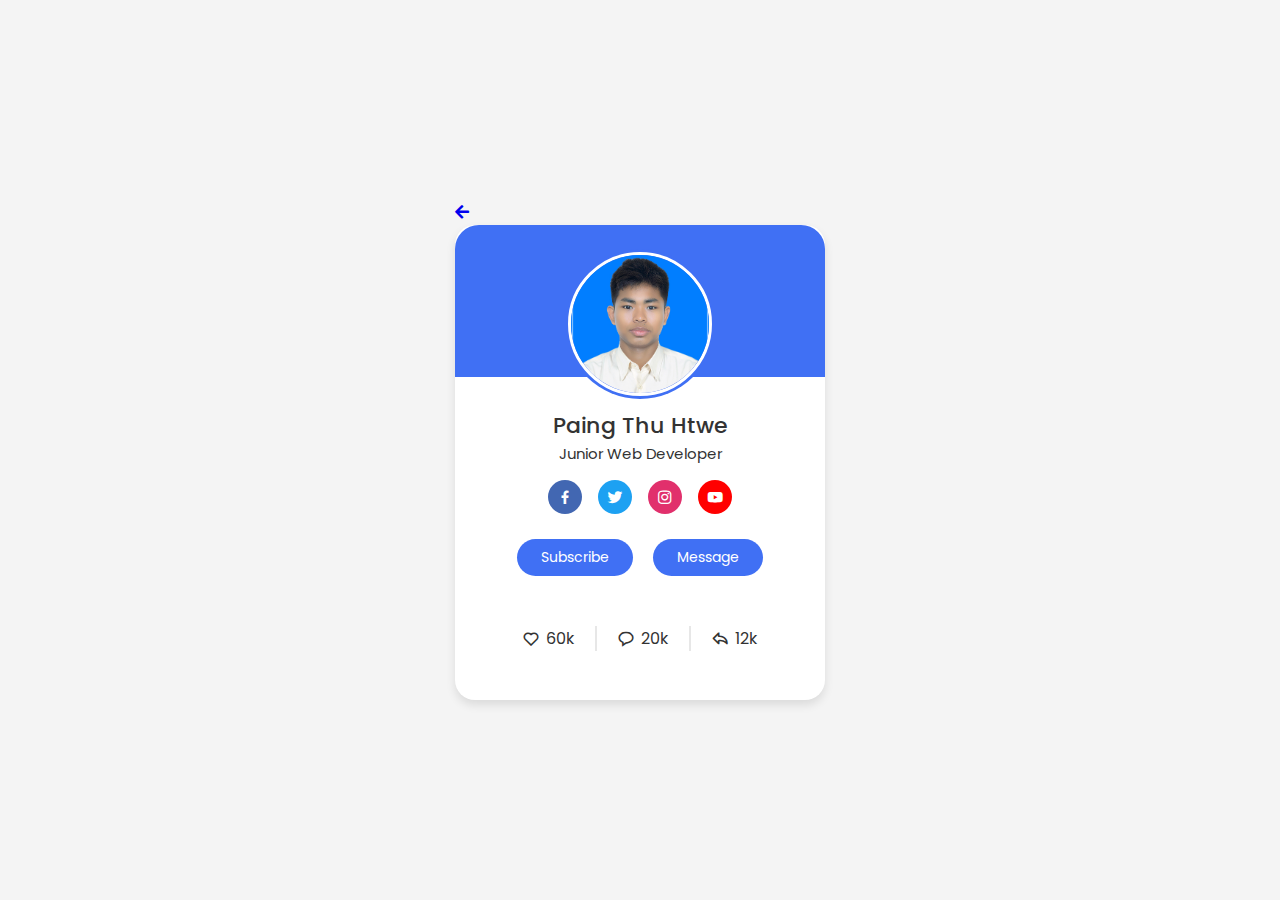
<file: profile_card.html>
<!DOCTYPE html>
<html lang="en">
  <head>
    <meta charset="UTF-8" />
    <meta http-equiv="X-UA-Compatible" content="IE=edge" />
    <meta name="viewport" content="width=device-width, initial-scale=1.0" />
    <title>Profile Card</title>
    <!-- Box Icons Css -->
    <link
      href="https://unpkg.com/boxicons@2.1.4/css/boxicons.min.css"
      rel="stylesheet"
    />
    <!-- Font Awesome Link -->
    <link
      rel="stylesheet"
      href="https://use.fontawesome.com/releases/v5.15.1/css/all.css"
    />

    <style>
      @import url("https://fonts.googleapis.com/css2?family=Poppins:wght@300;400;500;600&display=swap");
      * {
        margin: 0;
        padding: 0;
        box-sizing: border-box;
        font-family: "Poppins", sans-serif;
      }
      body {
        height: 100vh;
        display: flex;
        align-items: center;
        justify-content: center;
        background-color: #f4f4f4;
      }
      .profile-card {
        display: flex;
        flex-direction: column;
        align-items: center;
        max-width: 370px;
        width: 100%;
        background-color: #fff;
        border-radius: 20px;
        padding: 24px;
        box-shadow: 0 5px 10px rgba(0, 0, 0, 0.1);
        position: relative;
      }
      .profile-card::before {
        content: "";
        position: absolute;
        top: 0;
        left: 0;
        height: 32%;
        width: 100%;
        border-radius: 24px 24px 0 0;
        background-color: #4070f4;
      }
      .image {
        position: relative;
        width: 150px;
        height: 150px;
        border-radius: 50%;
        background-color: #4070f4;
        padding: 3px;
        margin-bottom: 10px;
      }
      .image .profile-img {
        width: 100%;
        height: 100%;
        object-fit: cover;
        border-radius: 50%;
        border: 3px solid #fff;
      }
      .profile-card .text-data {
        display: flex;
        flex-direction: column;
        align-items: center;
        color: #333;
      }
      .text-data .name {
        font-size: 22px;
        font-weight: 500;
      }
      .text-data .job {
        font-size: 15px;
        font-weight: 400;
      }
      .profile-card .media-buttons {
        display: flex;
        align-items: center;
        margin-top: 15px;
      }
      .media-buttons .link {
        display: flex;
        align-items: center;
        justify-content: center;
        color: #fff;
        font-size: 18px;
        height: 34px;
        width: 34px;
        border-radius: 50px;
        margin: 0 8px;
        background-color: #4070f4;
        text-decoration: none;
      }
      .profile-card .buttons {
        display: flex;
        align-items: center;
        margin: 25px;
      }
      .buttons .button {
        font-size: 14px;
        font-size: 400;
        color: #fff;
        border: none;
        border-radius: 24px;
        margin: 0 10px;
        padding: 8px 24px;
        background-color: #4070f4;
        cursor: pointer;
        transition: all 0.3s ease;
      }
      .buttons .button:hover {
        background-color: #0e4bf1;
      }
      .profile-card .analytics {
        display: flex;
        align-items: center;
        margin: 25px;
      }
      .analytics .data {
        display: flex;
        align-items: center;
        color: #333;
        padding: 0 20px;
        border-right: 2px solid #e7e7e7;
      }
      .data i {
        font-size: 18px;
        margin-right: 6px;
      }
      .data:last-child {
        border-right: none;
      }
    </style>
  </head>
  <body>
    <!-- Start Nav Bar -->
    <div class="container">
      <div class="row my-3 g-0">
        <div class="col text-start">
          <a href="users.html">
            <span title="Previous Page" style="width: 50px; height: 50px">
              <i class="fas fa-arrow-left"></i>
            </span>
          </a>
        </div>
      </div>

      <!-- End Nav Bar -->

      <div class="profile-card">
        <div class="image">
          <img src="img/profile.jpg" alt="Profile Img" class="profile-img" />
        </div>

        <div class="text-data">
          <span class="name">Paing Thu Htwe</span>
          <span class="job">Junior Web Developer</span>
        </div>

        <div class="media-buttons">
          <a href="" style="background: #4267b2" class="link">
            <i class="bx bxl-facebook"></i>
          </a>
          <a href="" style="background: #1da1f2" class="link">
            <i class="bx bxl-twitter"></i>
          </a>
          <a href="" style="background: #e1306c" class="link">
            <i class="bx bxl-instagram"></i>
          </a>
          <a href="" style="background: #ff0000" class="link">
            <i class="bx bxl-youtube"></i>
          </a>
        </div>

        <div class="buttons">
          <button class="button">Subscribe</button>
          <button class="button">Message</button>
        </div>

        <div class="analytics">
          <div class="data">
            <i class="bx bx-heart"></i>
            <span class="number">60k</span>
          </div>
          <div class="data">
            <i class="bx bx-message-rounded"></i>
            <span class="number">20k</span>
          </div>
          <div class="data">
            <i class="bx bx-share"></i>
            <span class="number">12k</span>
          </div>
        </div>
      </div>
    </div>
  </body>
</html>
</file>
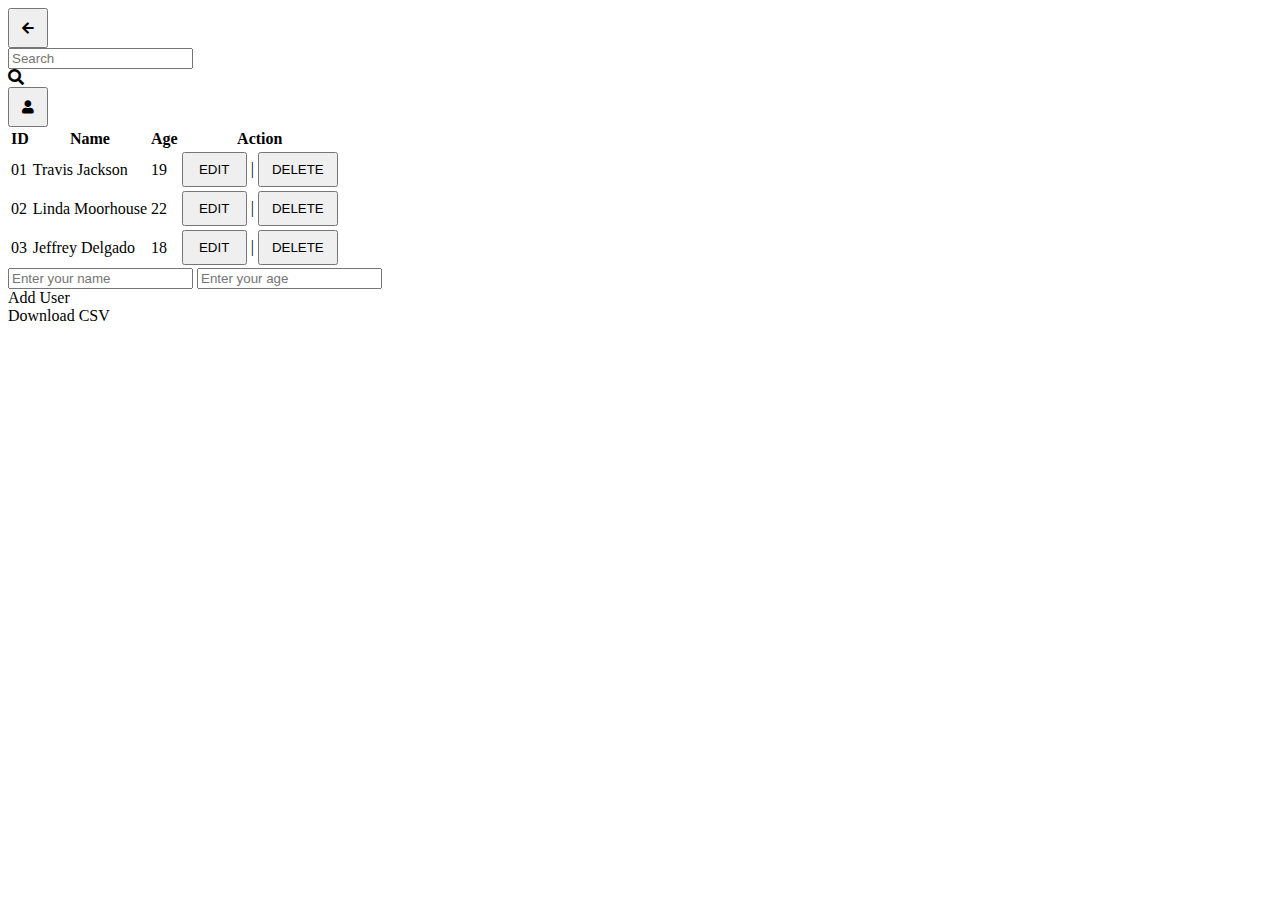
<file: users.html>
<!DOCTYPE html>
<html lang="en">
  <head>
    <meta charset="UTF-8" />
    <meta http-equiv="X-UA-Compatible" content="IE=edge" />
    <meta name="viewport" content="width=device-width, initial-scale=1.0" />
    <title>Users</title>
    <!-- Bootstrap Link -->
    <link
      href="https://cdn.jsdelivr.net/npm/bootstrap@5.2.3/dist/css/bootstrap.min.css"
      rel="stylesheet"
      integrity="sha384-rbsA2VBKQhggwzxH7pPCaAqO46MgnOM80zW1RWuH61DGLwZJEdK2Kadq2F9CUG65"
      crossorigin="anonymous"
    />
    <!-- Font Awesome Link -->
    <link
      rel="stylesheet"
      href="https://use.fontawesome.com/releases/v5.15.1/css/all.css"
    />
  </head>

  <body>
    <div class="container-fluid">
      <!-- Start Search Section -->
      <div class="row my-3 g-0">
        <div class="col text-start">
          <a href="index.html">
            <button
              class="btn btn-outline-secondary"
              title="Home Page"
              style="width: 40px; height: 40px"
            >
              <i class="fas fa-arrow-left"></i>
            </button>
          </a>
        </div>
        <div class="col-8 m-auto d-flex">
          <input type="text" class="form-control" placeholder="Search" />
          <div class="">
            <div class="btn btn-outline-secondary ms-1">
              <i class="fas fa-search"></i>
            </div>
          </div>
        </div>
        <div class="col text-end">
          <a href="profile_card.html">
            <button
              class="btn btn-outline-secondary text-center rounded-circle"
              title="Profile"
              style="width: 40px; height: 40px"
            >
              <i class="fas fa-user" aria-hidden="true"></i>
            </button>
          </a>
        </div>
      </div>
      <!-- End Search Section -->
      <!-- Start Users Table Section -->
      <div class="row g-0 d-flex">
        <table class="col-12 table table-striped mt-3">
          <tr>
            <th>ID</th>
            <th>Name</th>
            <th>Age</th>
            <th>Action</th>
          </tr>
          <tr>
            <td>01</td>
            <td>Travis Jackson</td>
            <td>19</td>
            <td>
              <button
                class="bg-warning border shadow-sm text-center me-1"
                style="width: 65px; height: 35px"
              >
                EDIT
              </button>
              <span>|</span>
              <button
                class="bg-danger text-light border shadow-sm text-center ms-1"
                style="width: 80px; height: 35px"
              >
                DELETE
              </button>
            </td>
          </tr>
          <tr>
            <td>02</td>
            <td>Linda Moorhouse</td>
            <td>22</td>
            <td>
              <button
                class="bg-warning border shadow-sm text-center me-1"
                style="width: 65px; height: 35px"
              >
                EDIT
              </button>
              <span>|</span>
              <button
                class="bg-danger text-light border shadow-sm text-center ms-1"
                style="width: 80px; height: 35px"
              >
                DELETE
              </button>
            </td>
          </tr>
          <tr>
            <td>03</td>
            <td>Jeffrey Delgado</td>
            <td>18</td>
            <td>
              <button
                class="bg-warning border shadow-sm text-center me-1"
                style="width: 65px; height: 35px"
              >
                EDIT
              </button>
              <span>|</span>
              <button
                class="bg-danger text-light border shadow-lg text-center ms-1"
                style="width: 80px; height: 35px"
              >
                DELETE
              </button>
            </td>
          </tr>
        </table>
        <!-- End Users Table Section -->
        <!-- Start Users Adding Section -->
        <div class="col d-lg-flex">
          <div class="col d-lg-flex">
            <input
              type="text"
              class="form-control mt-2"
              placeholder="Enter your name"
            />
            <input
              type="text"
              class="form-control mt-2 mx-lg-2"
              placeholder="Enter your age"
            />
          </div>
          <div class="mt-2">
            <div class="btn btn-success">Add User</div>
            <div class="btn btn-primary ms-2">Download CSV</div>
          </div>
        </div>
        <!-- End Users Adding Section -->
      </div>
    </div>

    <!-- JavaScript Bundle with Popper -->
    <script
      src="https://cdn.jsdelivr.net/npm/bootstrap@5.2.3/dist/js/bootstrap.bundle.min.js"
      integrity="sha384-kenU1KFdBIe4zVF0s0G1M5b4hcpxyD9F7jL+jjXkk+Q2h455rYXK/7HAuoJl+0I4"
      crossorigin="anonymous"
    ></script>
  </body>
</html>
</file>
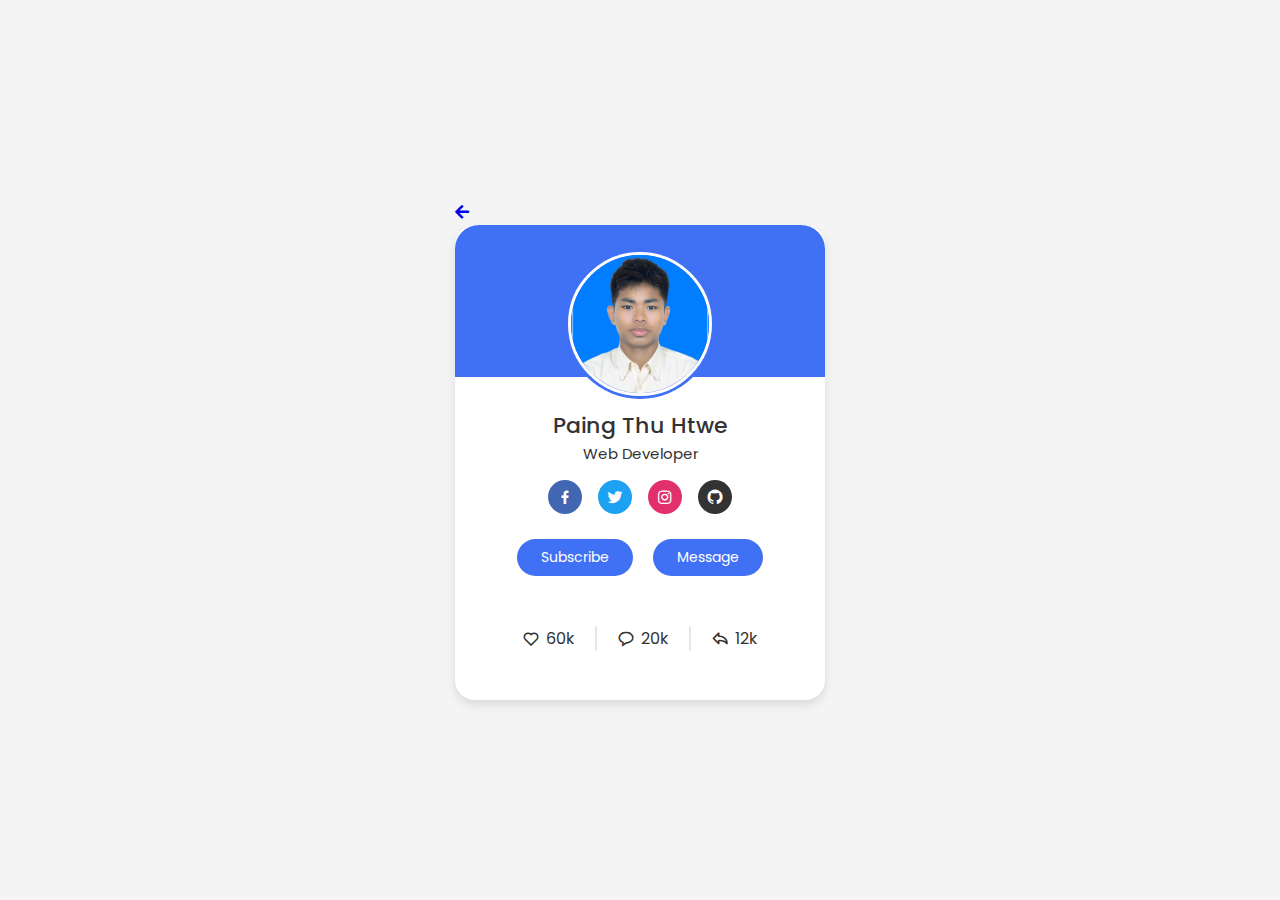
<file: components/profile_card.html>
<!DOCTYPE html>
<html lang="en">
  <head>
    <meta charset="UTF-8" />
    <meta http-equiv="X-UA-Compatible" content="IE=edge" />
    <meta name="viewport" content="width=device-width, initial-scale=1.0" />
    <title>Profile Card</title>
    <!-- Box Icons Css -->
    <link
      href="https://unpkg.com/boxicons@2.1.4/css/boxicons.min.css"
      rel="stylesheet"
    />
    <!-- <link
      href="https://cdn.jsdelivr.net/npm/bootstrap@5.3.0-alpha1/dist/css/bootstrap.min.css"
      rel="stylesheet"
      integrity="sha384-GLhlTQ8iRABdZLl6O3oVMWSktQOp6b7In1Zl3/Jr59b6EGGoI1aFkw7cmDA6j6gD"
      crossorigin="anonymous"
    /> -->
    <!-- Font Awesome Link -->
    <link
      rel="stylesheet"
      href="https://use.fontawesome.com/releases/v5.15.1/css/all.css"
    />
    <link rel="stylesheet" href="../css/style.css" />

    <style></style>
  </head>
  <body>
    <!-- Start Nav Bar -->
    <div class="container alert alert-success">
      <div class="row my-3 g-0">
        <div class="col text-start">
          <a href="users.html">
            <span title="Previous Page" style="width: 50px; height: 50px">
              <i class="fas fa-arrow-left"></i>
            </span>
          </a>
        </div>
      </div>

      <!-- End Nav Bar -->

      <div class="profile-card">
        <div class="image">
          <img src="../img/profile.jpg" alt="Profile Img" class="profile-img" />
        </div>

        <div class="text-data">
          <span class="name">Paing Thu Htwe</span>
          <span class="job">Web Developer</span>
        </div>

        <div class="media-buttons">
          <a
            href="https://www.facebook.com/paingthuhtweofl"
            style="background: #4267b2"
            class="link"
          >
            <i class="bx bxl-facebook"></i>
          </a>
          <a
            href="https://twitter.com/PaingThuHtweOfl"
            style="background: #1da1f2"
            class="link"
          >
            <i class="bx bxl-twitter"></i>
          </a>
          <a
            href="https://www.instagram.com/paingthuhtweofl/"
            style="background: #e1306c"
            class="link"
          >
            <i class="bx bxl-instagram"></i>
          </a>
          <a
            href="https://github.com/paingthuhtwe"
            style="background: #333"
            class="link"
          >
            <i class="bx bxl-github"></i>
          </a>
        </div>

        <div class="buttons">
          <button class="button">Subscribe</button>
          <button class="button">Message</button>
        </div>

        <div class="analytics">
          <div class="data">
            <i class="bx bx-heart"></i>
            <span class="number">60k</span>
          </div>
          <div class="data">
            <i class="bx bx-message-rounded"></i>
            <span class="number">20k</span>
          </div>
          <div class="data">
            <i class="bx bx-share"></i>
            <span class="number">12k</span>
          </div>
        </div>
      </div>
    </div>
  </body>
</html>
</file>
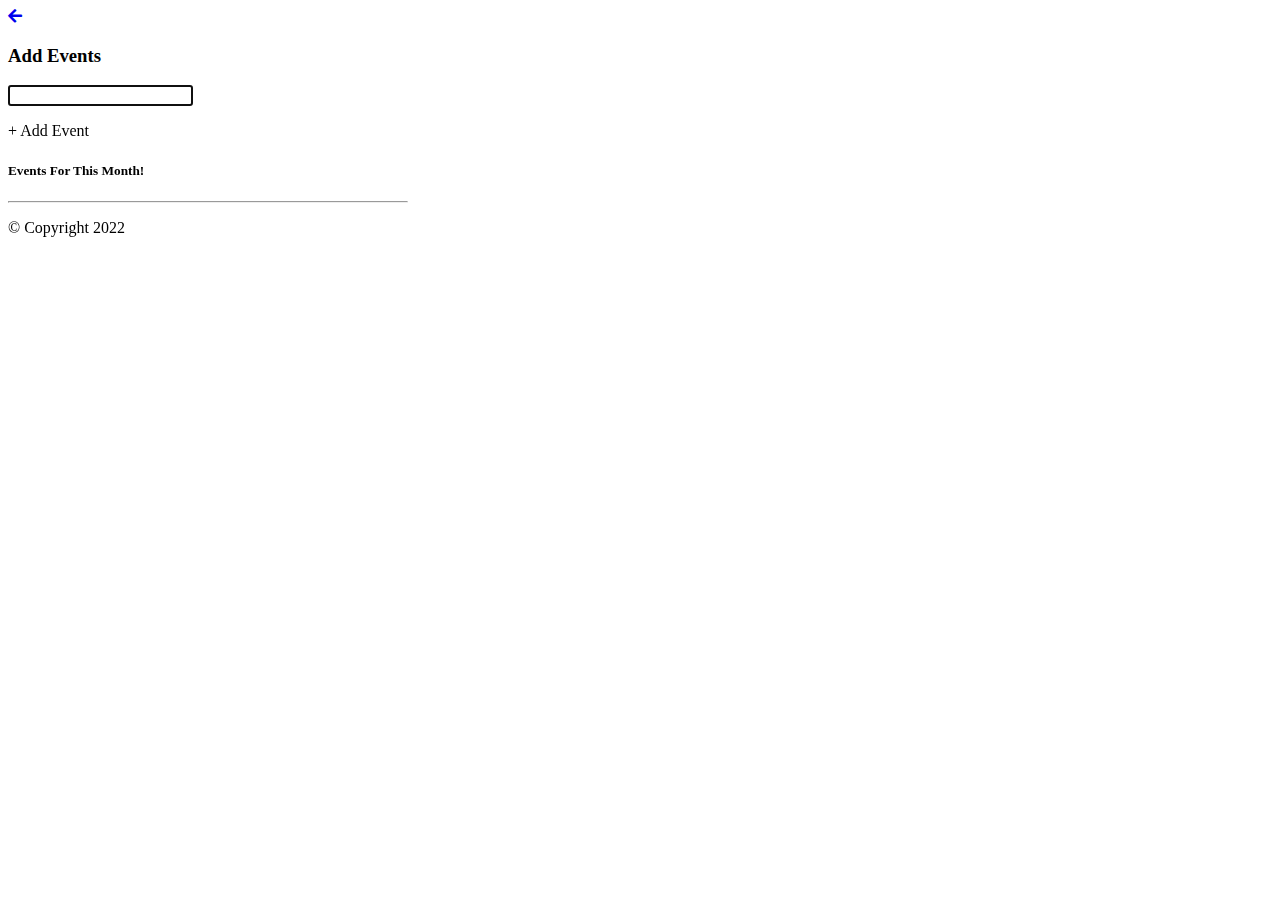
<file: components/to-do-list.html>
<!DOCTYPE html>
<html lang="en">
  <head>
    <meta charset="UTF-8" />
    <meta http-equiv="X-UA-Compatible" content="IE=edge" />
    <meta name="viewport" content="width=device-width, initial-scale=1.0" />
    <title>Add Event</title>
    <link
      href="https://cdn.jsdelivr.net/npm/bootstrap@5.3.0-alpha1/dist/css/bootstrap.min.css"
      rel="stylesheet"
      integrity="sha384-GLhlTQ8iRABdZLl6O3oVMWSktQOp6b7In1Zl3/Jr59b6EGGoI1aFkw7cmDA6j6gD"
      crossorigin="anonymous"
    />
    <link
      rel="stylesheet"
      href="https://use.fontawesome.com/releases/v5.15.1/css/all.css"
    />
    <style>
      * {
        transition: 0.5s;
      }
      li {
        list-style: none;
      }
      .cursor {
        cursor: pointer;
      }
    </style>
  </head>
  <body>
    <div class="container mt-3 alert alert-success p-3" style="width: 400px">
      <!-- Start Nav Bar -->
    <div class="container">
      <div class="row my-3 g-0">
        <div class="col text-start">
          <a href="../index.php">
            <span title="Previous Page" style="width: 50px; height: 50px">
              <i class="fas fa-arrow-left"></i>
            </span>
          </a>
        </div>
      </div>

      <!-- End Nav Bar -->
      <h3 class="alert alert-primary text-center fw-bold">Add Events</h3>
      <input type="text" id="todo" class="form-control" />
      <p
        class="alert alert-primary bg-primary text-white text-center my-3 cursor"
        id="add"
      >
        + Add Event
      </p>

      <div class="alert alert-success">
        <h5 class="text-center fw-bold">Events For This Month!</h5>
        <hr />
        <ul id="list" class="m-0 p-0 text-danger fs-6"></ul>
      </div>

      <div class="text-center">&copy; Copyright 2022</div>
    </div>
    <script>
      let todo = document.getElementById("todo");
      let add = document.getElementById("add");
      let list = document.getElementById("list");

      todo.focus();
      function addTodo() {
        let li = document.createElement("li");
        li.classList.add("row");

        list.append(li);

        let p = document.createElement("p");
        p.classList.add("col-8", "my-0", "py-0");
        // Changing Content
        // innerHTML, textContent
        p.innerHTML = todo.value;

        // append(), prepend()
        li.append(p);

        let span = document.createElement("span");
        span.classList.add(
          "fas",
          "fa-check",
          "text-success",
          "col-2",
          "cursor",
          "btn-delete",
          "pt-1",
          "text-end"
        );
        li.append(span);
        let i = document.createElement("i");
        i.classList.add(
          "fas",
          "fa-trash",
          "text-danger",
          "col-2",
          "cursor",
          "btn-delete",
          "pt-1"
        );

        li.append(i);

        let hr = document.createElement("hr");
        list.append(hr);

        todo.value = "";
        todo.focus();

        // remove list item
        i.onclick = (_) => {
          li.remove();
          hr.remove();
        };

        // finished
        span.onclick = (_) => {
          li.classList.add("text-success", "text-center", "fw-bold");
          p.classList.add("col-12");
          i.remove();
          span.remove();
        };
      }

      //   add => click => fun(obj)
      //   Browsers' generate obj
      todo.onkeypress = function (e) {
        if (e.key === "Enter" && todo.value != 0) {
          addTodo();
        }
      };

      add.onclick = (_) => {
        if (todo.value != 0) addTodo();
      };
    </script>
  </body>
</html>
</file>
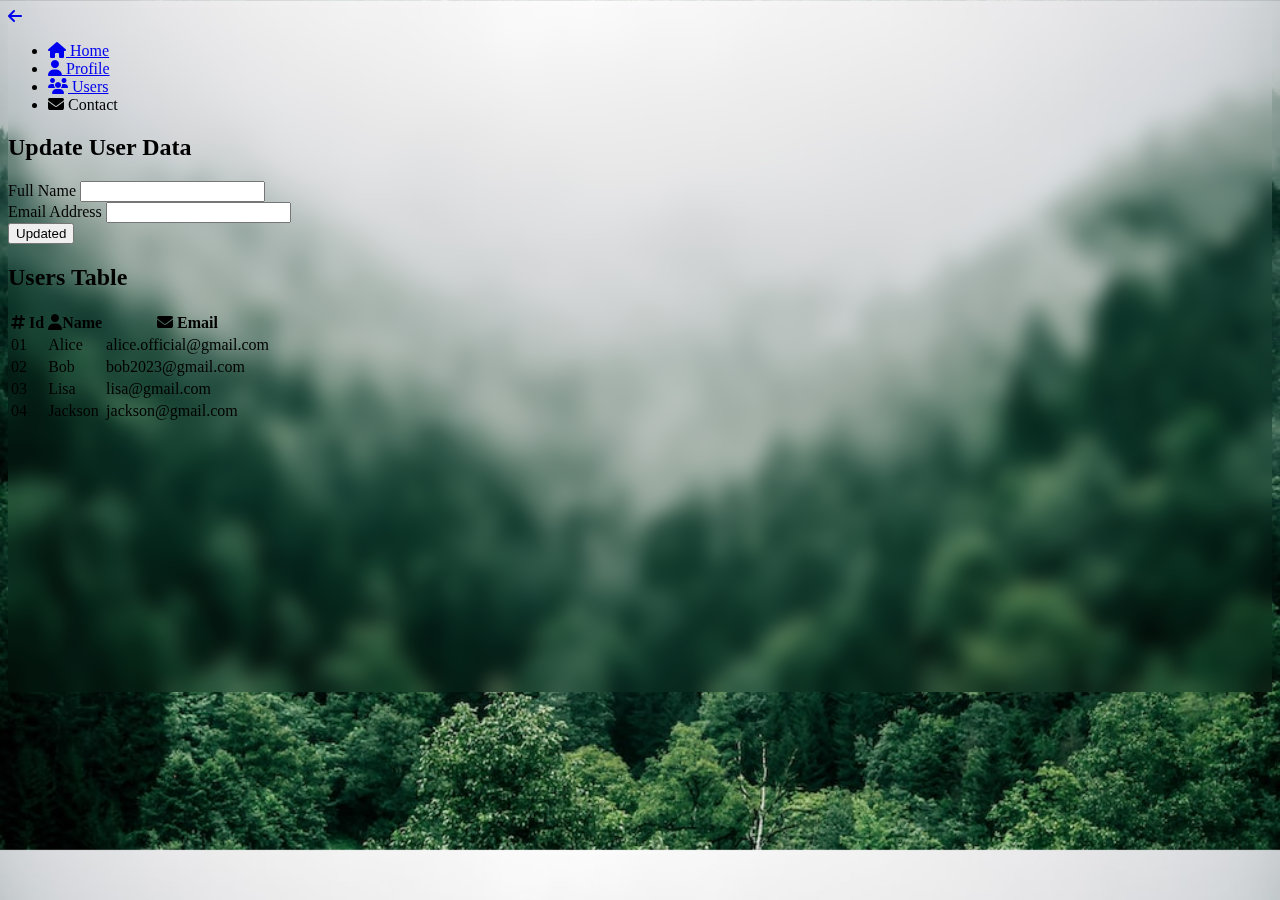
<file: components/update-data.html>
<!DOCTYPE html>
<html lang="en">
  <head>
    <meta charset="UTF-8" />
    <meta http-equiv="X-UA-Compatible" content="IE=edge" />
    <meta name="viewport" content="width=device-width, initial-scale=1.0" />
    <title>Update Data</title>
    <!-- Bootstrap Link -->
    <link
      href="https://cdn.jsdelivr.net/npm/bootstrap@5.3.0-alpha1/dist/css/bootstrap.min.css"
      rel="stylesheet"
      integrity="sha384-GLhlTQ8iRABdZLl6O3oVMWSktQOp6b7In1Zl3/Jr59b6EGGoI1aFkw7cmDA6j6gD"
      crossorigin="anonymous"
    />
    <!-- Font Awesome Link -->
    <link
      rel="stylesheet"
      href="https://cdnjs.cloudflare.com/ajax/libs/font-awesome/6.2.1/css/all.min.css"
    />
    <style>
      body {
        background: url(../img/background.jpeg);
        background-size: cover;
        backdrop-filter: blur(10px);
      }
    </style>
  </head>
  <body>
    <div class="container">
      <div class="row my-3 g-0">
        <div class="col text-start">
          <a href="../index.html">
            <span title="Previous Page" style="width: 50px; height: 50px">
              <i class="fas fa-arrow-left"></i>
            </span>
          </a>
        </div>
      </div>
      <!-- end nav -->
    <div class="container mt-3" style="height: 650px">
      <div class="row">
        <nav class="col-2">
          <ul class="list-group text-center">
            <li class="list-group-item active">
              <a href="../index.php" class="text-light text-decoration-none">
                <i class="fas fa-home"></i>
                <span class="ms-2 d-none d-lg-inline">
                  Home
                </span>
              </a>
            </li>
            <li class="list-group-item">
              <a href="../components/profile_card.html" class="text-dark text-decoration-none">
                <i class="fas fa-user"></i>
                <span class="ms-2 d-none d-lg-inline">
                  Profile
                </span>
              </a>
            </li>
            <li class="list-group-item">
              <a href="../components/users.html" class="text-dark text-decoration-none">
                <i class="fas fa-users"></i>
                <span class="ms-2 d-none d-lg-inline">
                  Users
                </span>
              </a>
            </li>
            <li class="list-group-item">
              <i class="fas fa-envelope"></i>
              <span class="ms-2 d-none d-lg-inline">Contact</span>
            </li>
          </ul>
        </nav>
        <!-- nav end -->
        <main class="col-10">
          <div class="row flex-column flex-lg-row">
            <div class="col mb-3" id="addUser">
              <div class="card">
                <div class="card-header">
                  <h2 class="text-secondary">Update User Data</h2>
                </div>
                <div class="card-body">
                  <form action="">
                    <div class="form-group mt-3">
                      <label for="name">Full Name</label>
                      <input type="text" id="name" class="form-control" />
                    </div>
                    <div class="form-group mt-3">
                      <label for="email">Email Address</label>
                      <input type="email" id="email" class="form-control" />
                    </div>
                    <button type="button" class="btn btn-primary mt-3">
                      Updated
                    </button>
                  </form>
                </div>
              </div>
            </div>
            <div class="col" id="userList">
              <div class="card">
                <div class="card-header">
                  <h2 class="text-secondary">Users Table</h2>
                </div>
                <div class="card-body">
                  <table class="table mt-1">
                    <thead class="text-secondary">
                      <tr>
                        <th>
                          <i class="fas fa-hashtag d-none d-lg-inline"></i>
                          Id
                        </th>
                        <th>
                          <i class="fas fa-user d-none d-lg-inline me-1"></i
                          >Name
                        </th>
                        <th>
                          <i
                            class="fas fa-envelope d-none d-lg-inline me-1"
                          ></i>
                          Email
                        </th>
                      </tr>
                    </thead>
                    <tbody class="text-danger">
                      <tr>
                        <td>01</td>
                        <td>Alice</td>
                        <td>alice.official@gmail.com</td>
                      </tr>
                      <tr>
                        <td>02</td>
                        <td>Bob</td>
                        <td>bob2023@gmail.com</td>
                      </tr>
                      <tr>
                        <td>03</td>
                        <td>Lisa</td>
                        <td>lisa@gmail.com</td>
                      </tr>
                      <tr>
                        <td>04</td>
                        <td>Jackson</td>
                        <td>jackson@gmail.com</td>
                      </tr>
                    </tbody>
                  </table>
                </div>
              </div>
            </div>
          </div>
        </main>
      </div>
    </div>
  </body>
</html>
</file>
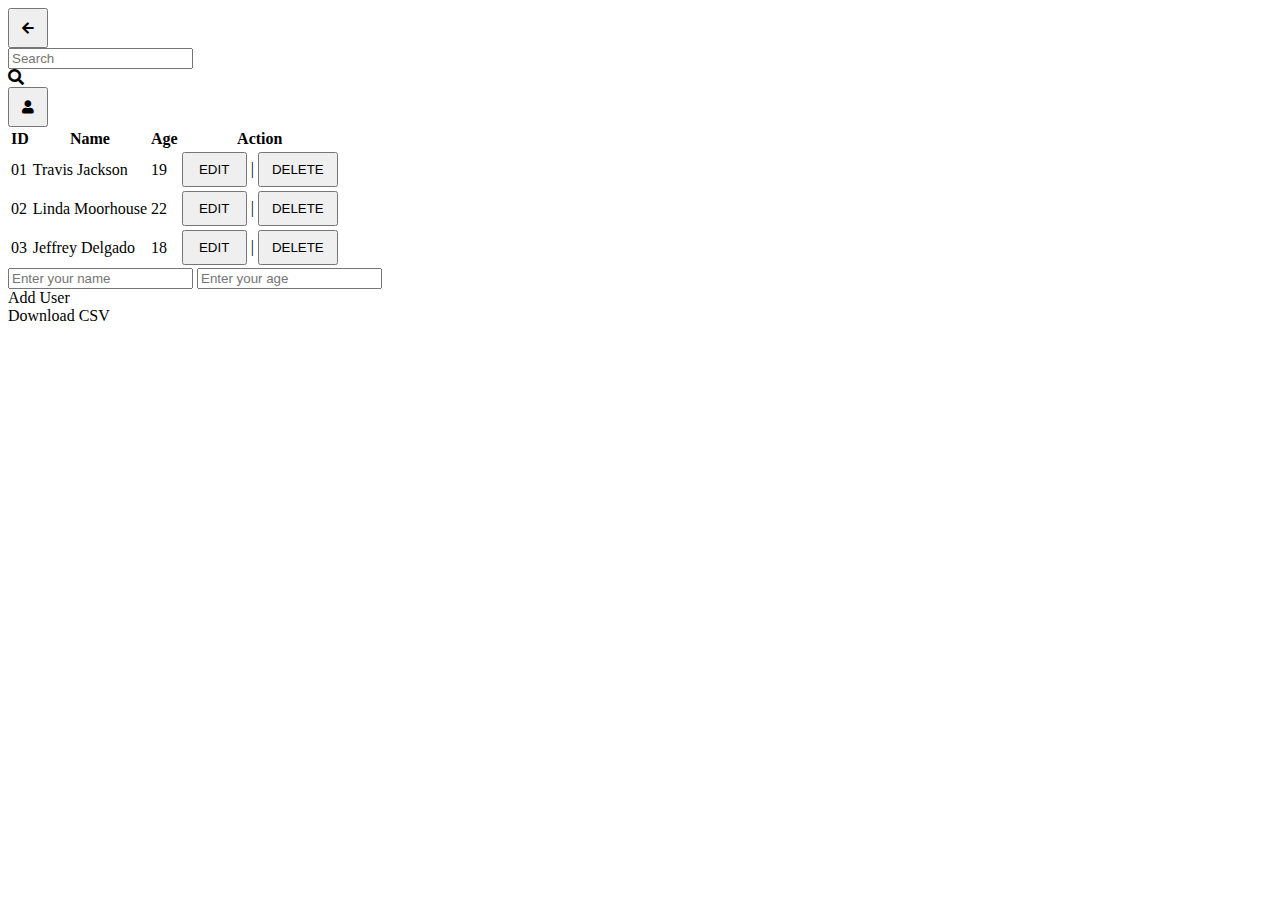
<file: components/users.html>
<!DOCTYPE html>
<html lang="en">
  <head>
    <meta charset="UTF-8" />
    <meta http-equiv="X-UA-Compatible" content="IE=edge" />
    <meta name="viewport" content="width=device-width, initial-scale=1.0" />
    <title>Users</title>
    <!-- Bootstrap Link -->
    <link
      href="https://cdn.jsdelivr.net/npm/bootstrap@5.2.3/dist/css/bootstrap.min.css"
      rel="stylesheet"
      integrity="sha384-rbsA2VBKQhggwzxH7pPCaAqO46MgnOM80zW1RWuH61DGLwZJEdK2Kadq2F9CUG65"
      crossorigin="anonymous"
    />
    <!-- Font Awesome Link -->
    <link
      rel="stylesheet"
      href="https://use.fontawesome.com/releases/v5.15.1/css/all.css"
    />
  </head>

  <body>
    <div class="container-fluid">
      <!-- Start Search Section -->
      <div class="row my-3 g-0">
        <div class="col text-start">
          <a href="../index.php">
            <button
              class="btn btn-outline-secondary"
              title="Home Page"
              style="width: 40px; height: 40px"
            >
              <i class="fas fa-arrow-left"></i>
            </button>
          </a>
        </div>
        <div class="col-8 m-auto d-flex">
          <input type="text" class="form-control" placeholder="Search" />
          <div class="">
            <div class="btn btn-outline-secondary ms-1">
              <i class="fas fa-search"></i>
            </div>
          </div>
        </div>
        <div class="col text-end">
          <a href="profile_card.html">
            <button
              class="btn btn-outline-secondary text-center rounded-circle"
              title="Profile"
              style="width: 40px; height: 40px"
            >
              <i class="fas fa-user" aria-hidden="true"></i>
            </button>
          </a>
        </div>
      </div>
      <!-- End Search Section -->
      <!-- Start Users Table Section -->
      <div class="row g-0 d-flex">
        <table class="col-12 table table-striped mt-3">
          <tr>
            <th>ID</th>
            <th>Name</th>
            <th>Age</th>
            <th class="d-none d-lg-block">Action</th>
          </tr>
          <tr>
            <td>01</td>
            <td>Travis Jackson</td>
            <td>19</td>
            <td class="d-none d-lg-block">
              <button
                class="bg-warning border shadow-sm text-center me-1"
                style="width: 65px; height: 35px"
              >
                EDIT
              </button>
              <span>|</span>
              <button
                class="bg-danger text-light border shadow-sm text-center ms-1"
                style="width: 80px; height: 35px"
              >
                DELETE
              </button>
            </td>
          </tr>
          <tr>
            <td>02</td>
            <td>Linda Moorhouse</td>
            <td>22</td>
            <td class="d-none d-lg-block">
              <button
                class="bg-warning border shadow-sm text-center me-1"
                style="width: 65px; height: 35px"
              >
                EDIT
              </button>
              <span>|</span>
              <button
                class="bg-danger text-light border shadow-sm text-center ms-1"
                style="width: 80px; height: 35px"
              >
                DELETE
              </button>
            </td>
          </tr>
          <tr>
            <td>03</td>
            <td>Jeffrey Delgado</td>
            <td>18</td>
            <td class="d-none d-lg-block">
              <button
                class="bg-warning border shadow-sm text-center me-1"
                style="width: 65px; height: 35px"
              >
                EDIT
              </button>
              <span>|</span>
              <button
                class="bg-danger text-light border shadow-lg text-center ms-1"
                style="width: 80px; height: 35px"
              >
                DELETE
              </button>
            </td>
          </tr>
        </table>
        <!-- End Users Table Section -->
        <!-- Start Users Adding Section -->
        <div class="col d-lg-flex">
          <div class="col d-lg-flex">
            <input
              type="text"
              class="form-control mt-2"
              placeholder="Enter your name"
            />
            <input
              type="text"
              class="form-control mt-2 mx-lg-2"
              placeholder="Enter your age"
            />
          </div>
          <div class="mt-2">
            <div class="btn btn-success">Add User</div>
            <div class="btn btn-primary ms-2">Download CSV</div>
          </div>
        </div>
      </div>
    </div>
    <!-- End Users Adding Section -->

    <!-- JavaScript Bundle with Popper -->
    <script
      src="https://cdn.jsdelivr.net/npm/bootstrap@5.2.3/dist/js/bootstrap.bundle.min.js"
      integrity="sha384-kenU1KFdBIe4zVF0s0G1M5b4hcpxyD9F7jL+jjXkk+Q2h455rYXK/7HAuoJl+0I4"
      crossorigin="anonymous"
    ></script>
  </body>
</html>
</file>
<file: css/style.css>
@import url("https://fonts.googleapis.com/css2?family=Poppins:wght@300;400;500;600&display=swap");
* {
  margin: 0;
  padding: 0;
  box-sizing: border-box;
  font-family: "Poppins", sans-serif;
}
body {
  height: 100vh;
  display: flex;
  align-items: center;
  justify-content: center;
  background-color: #f4f4f4;
}
.profile-card {
  display: flex;
  flex-direction: column;
  align-items: center;
  max-width: 370px;
  width: 100%;
  background-color: #fff;
  border-radius: 20px;
  padding: 24px;
  box-shadow: 0 5px 10px rgba(0, 0, 0, 0.1);
  position: relative;
}
.profile-card::before {
  content: "";
  position: absolute;
  top: 0;
  left: 0;
  height: 32%;
  width: 100%;
  border-radius: 24px 24px 0 0;
  background-color: #4070f4;
}
.image {
  position: relative;
  width: 150px;
  height: 150px;
  border-radius: 50%;
  background-color: #4070f4;
  padding: 3px;
  margin-bottom: 10px;
}
.image .profile-img {
  width: 100%;
  height: 100%;
  object-fit: cover;
  border-radius: 50%;
  border: 3px solid #fff;
}
.profile-card .text-data {
  display: flex;
  flex-direction: column;
  align-items: center;
  color: #333;
}
.text-data .name {
  font-size: 22px;
  font-weight: 500;
}
.text-data .job {
  font-size: 15px;
  font-weight: 400;
}
.profile-card .media-buttons {
  display: flex;
  align-items: center;
  margin-top: 15px;
}
.media-buttons .link {
  display: flex;
  align-items: center;
  justify-content: center;
  color: #fff;
  font-size: 18px;
  height: 34px;
  width: 34px;
  border-radius: 50px;
  margin: 0 8px;
  background-color: #4070f4;
  text-decoration: none;
}
.profile-card .buttons {
  display: flex;
  align-items: center;
  margin: 25px;
}
.buttons .button {
  font-size: 14px;
  font-size: 400;
  color: #fff;
  border: none;
  border-radius: 24px;
  margin: 0 10px;
  padding: 8px 24px;
  background-color: #4070f4;
  cursor: pointer;
  transition: all 0.3s ease;
}
.buttons .button:hover {
  background-color: #0e4bf1;
}
.profile-card .analytics {
  display: flex;
  align-items: center;
  margin: 25px;
}
.analytics .data {
  display: flex;
  align-items: center;
  color: #333;
  padding: 0 20px;
  border-right: 2px solid #e7e7e7;
}
.data i {
  font-size: 18px;
  margin-right: 6px;
}
.data:last-child {
  border-right: none;
}
</file>
